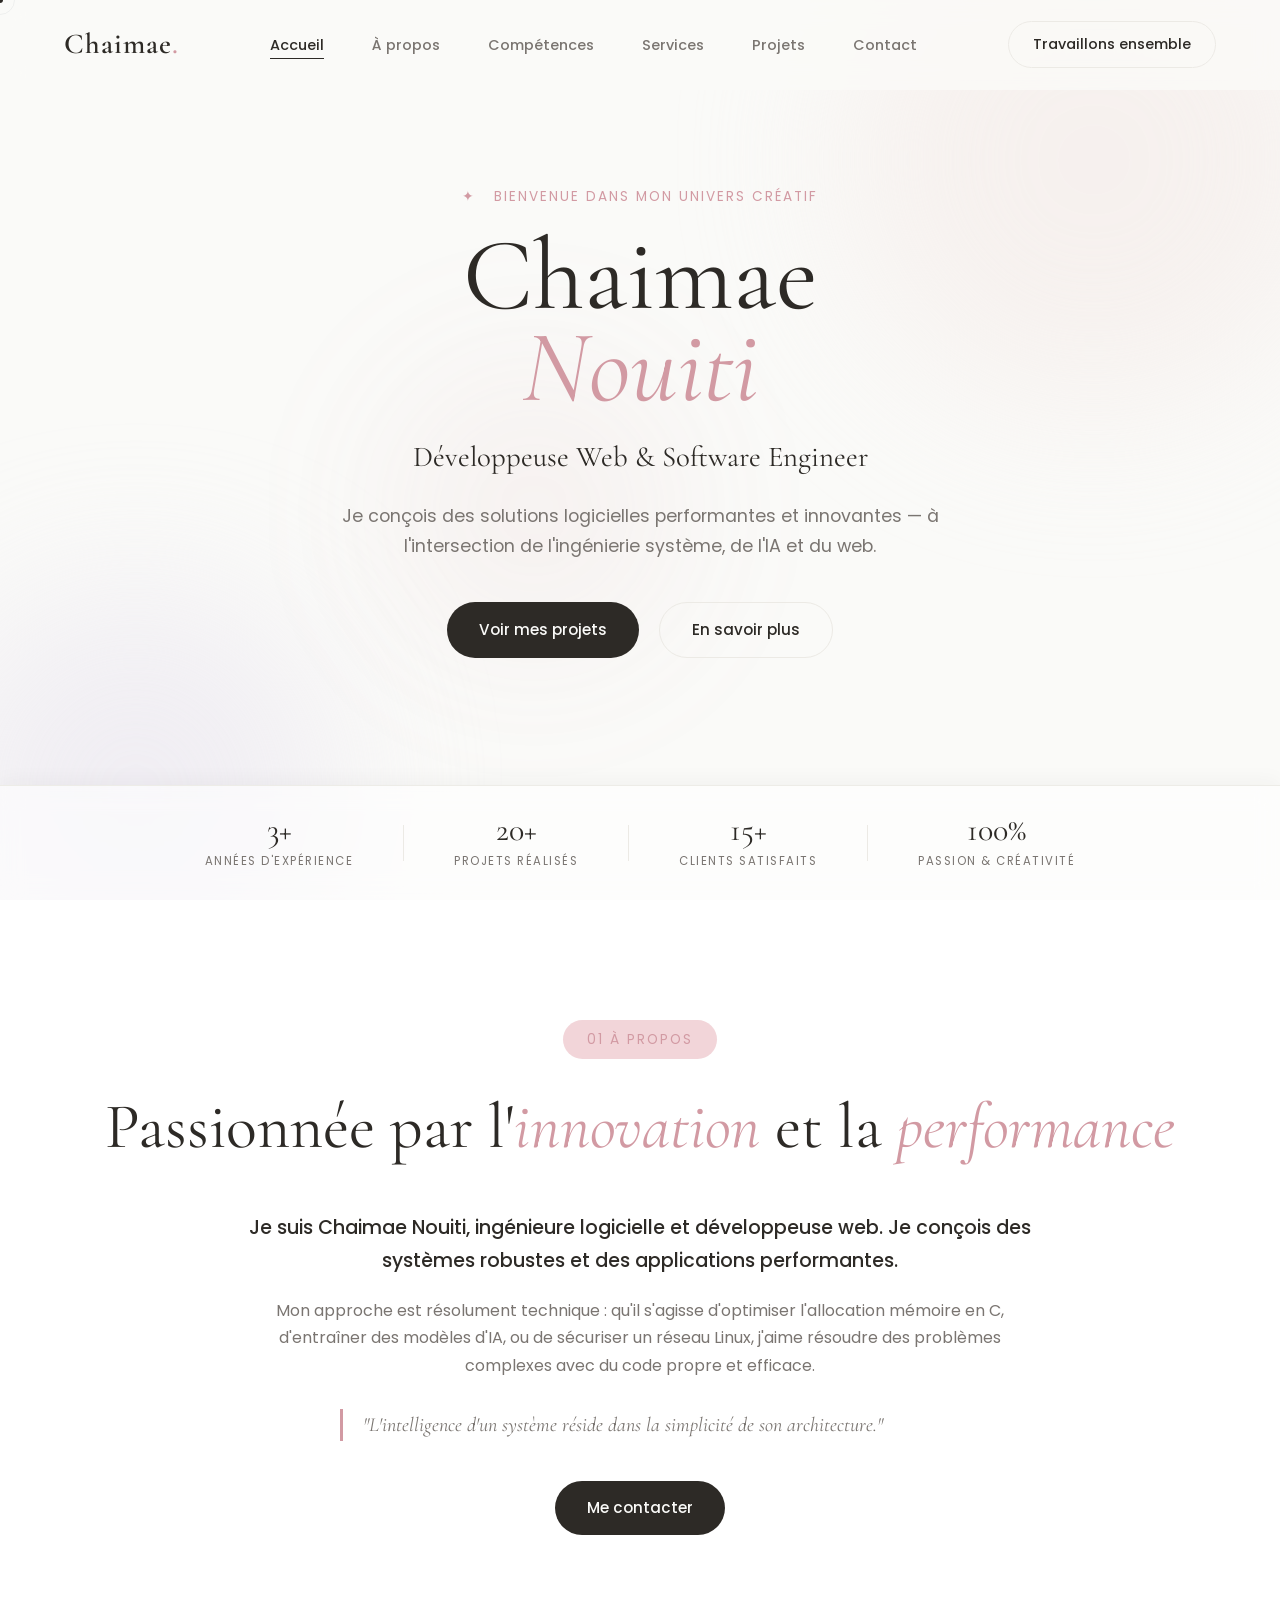
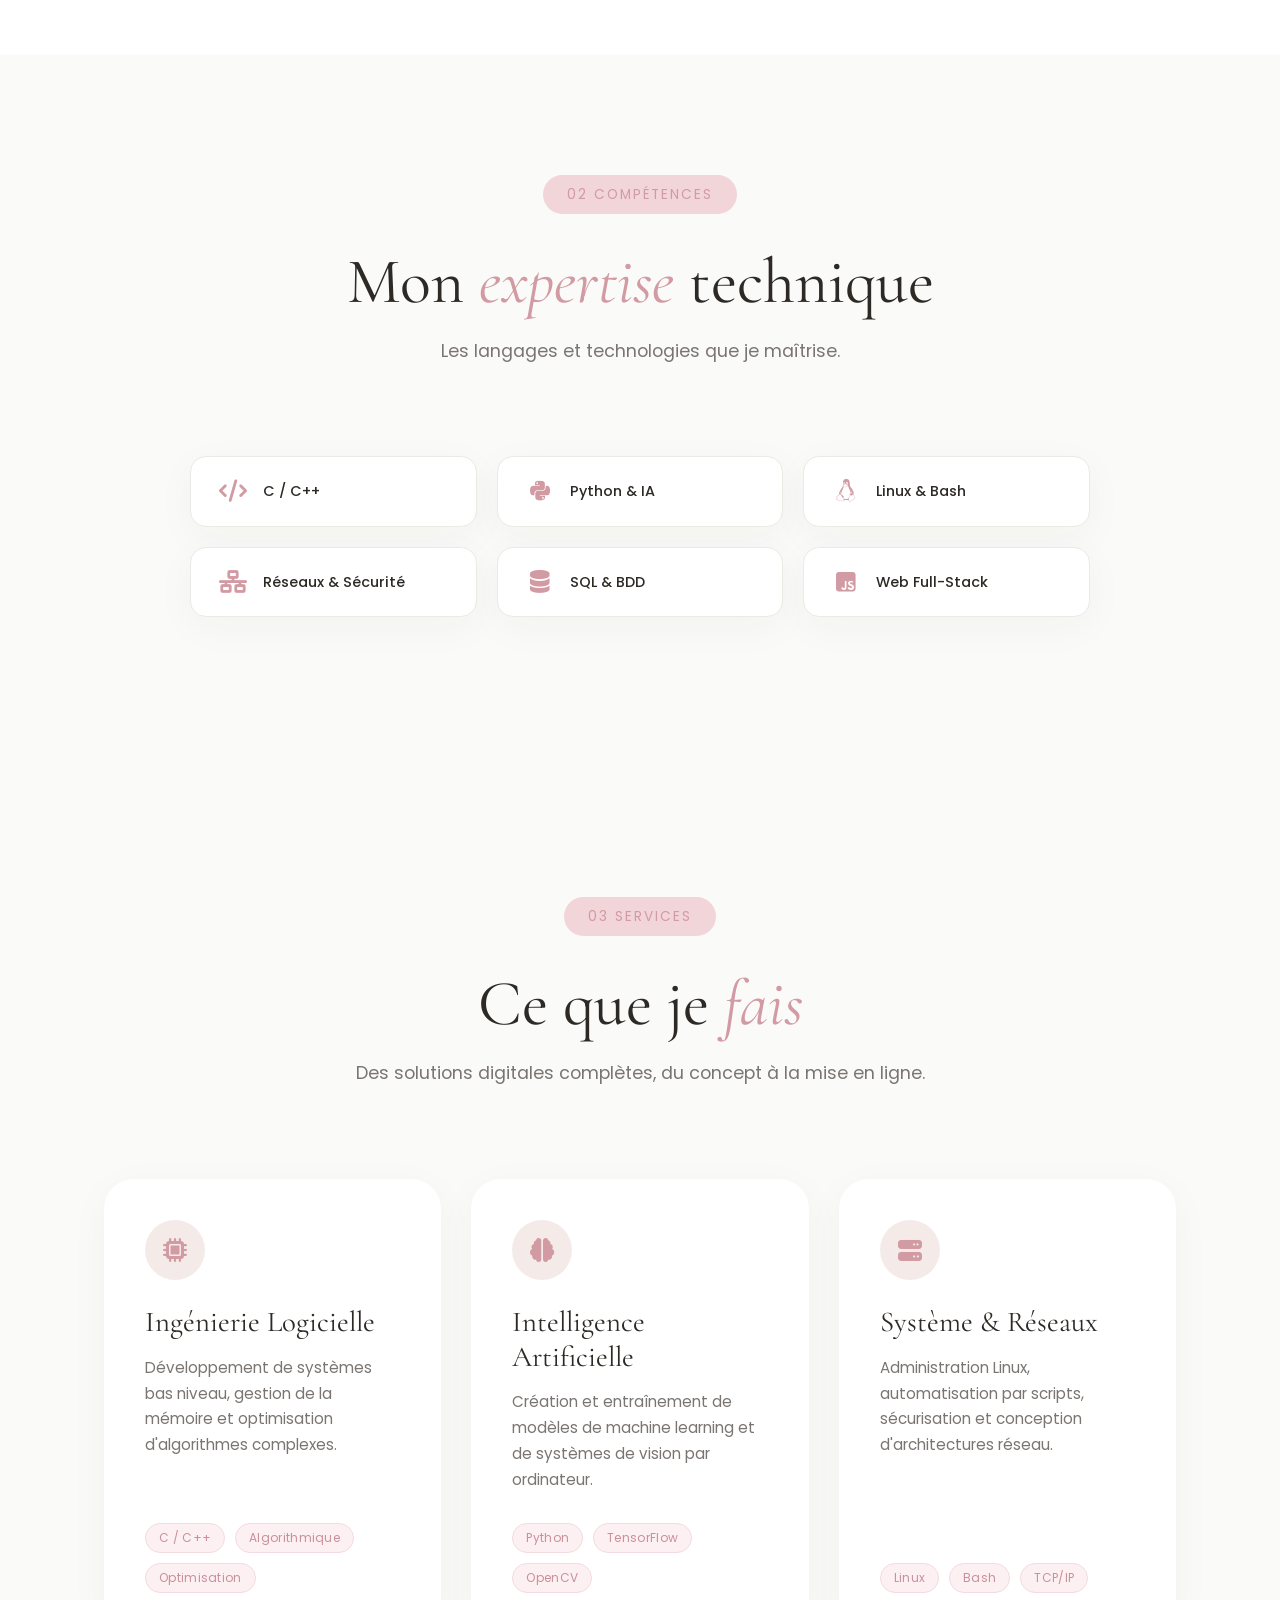
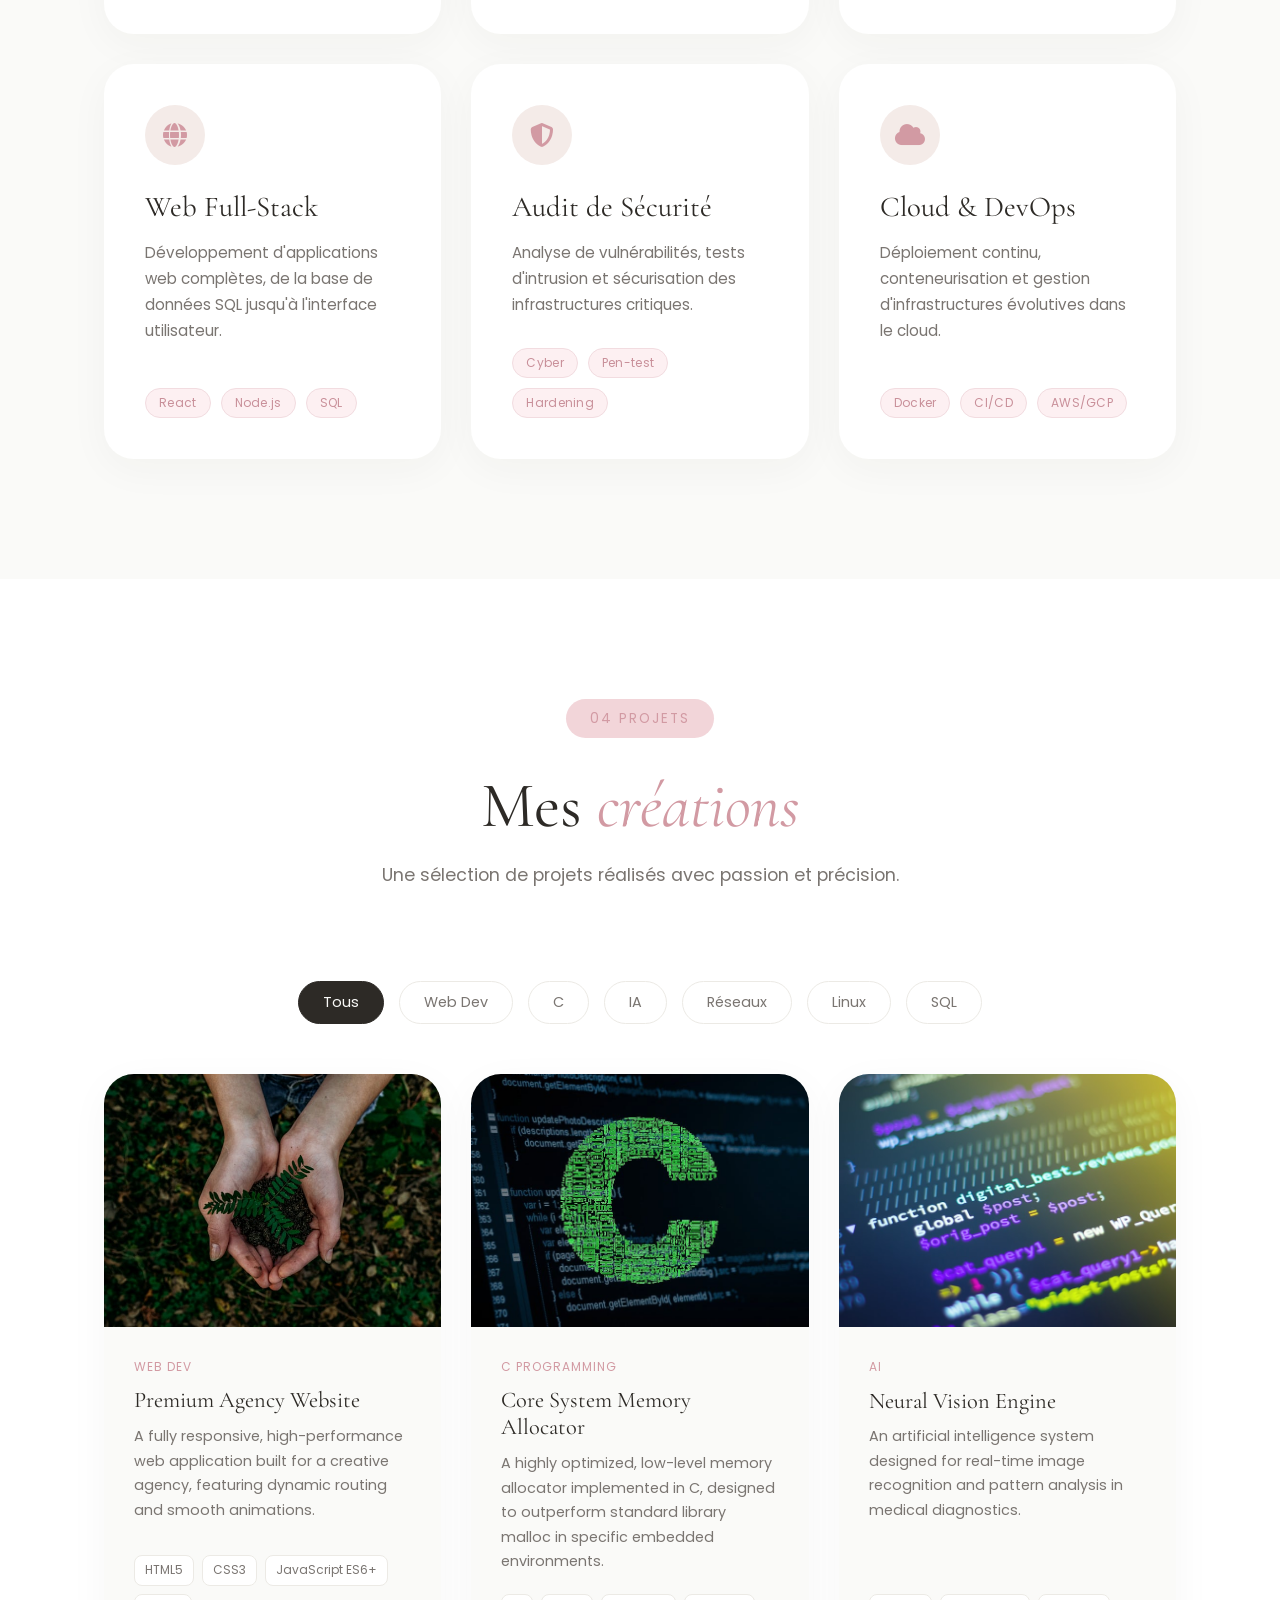
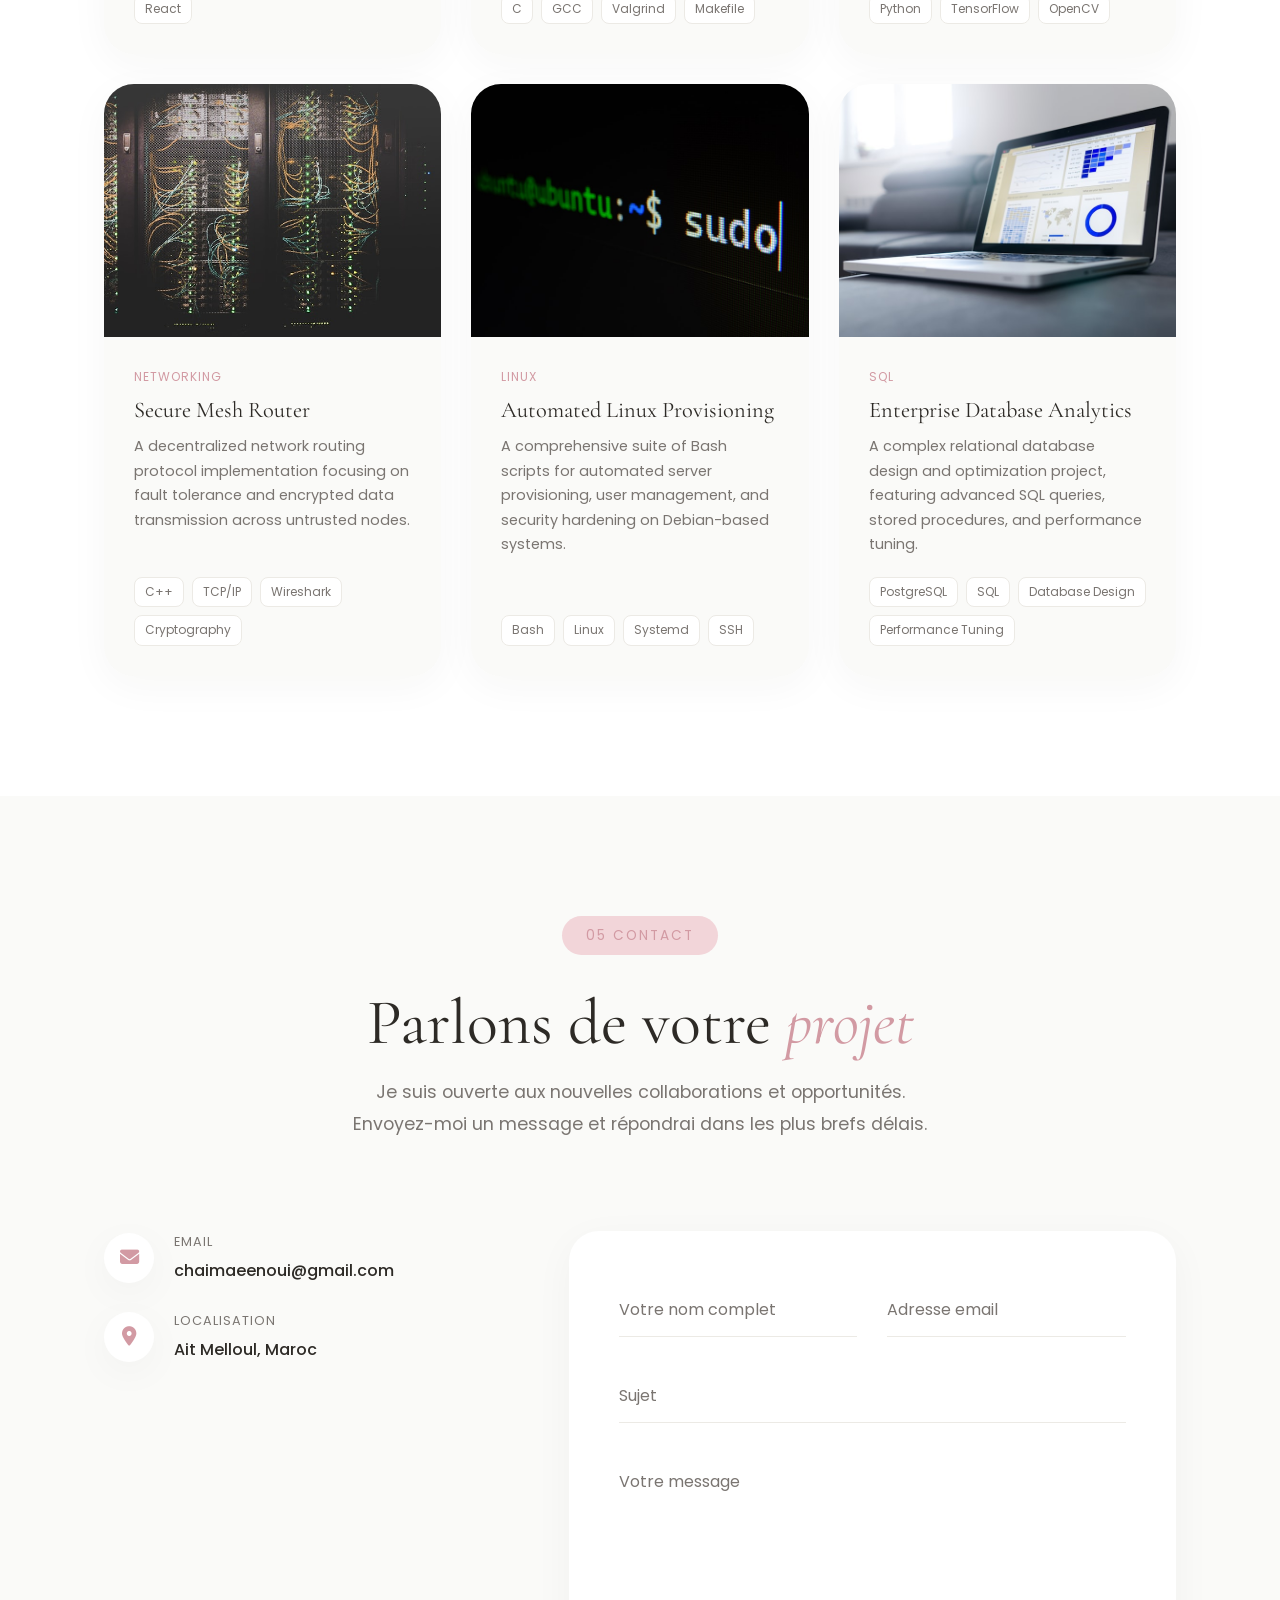
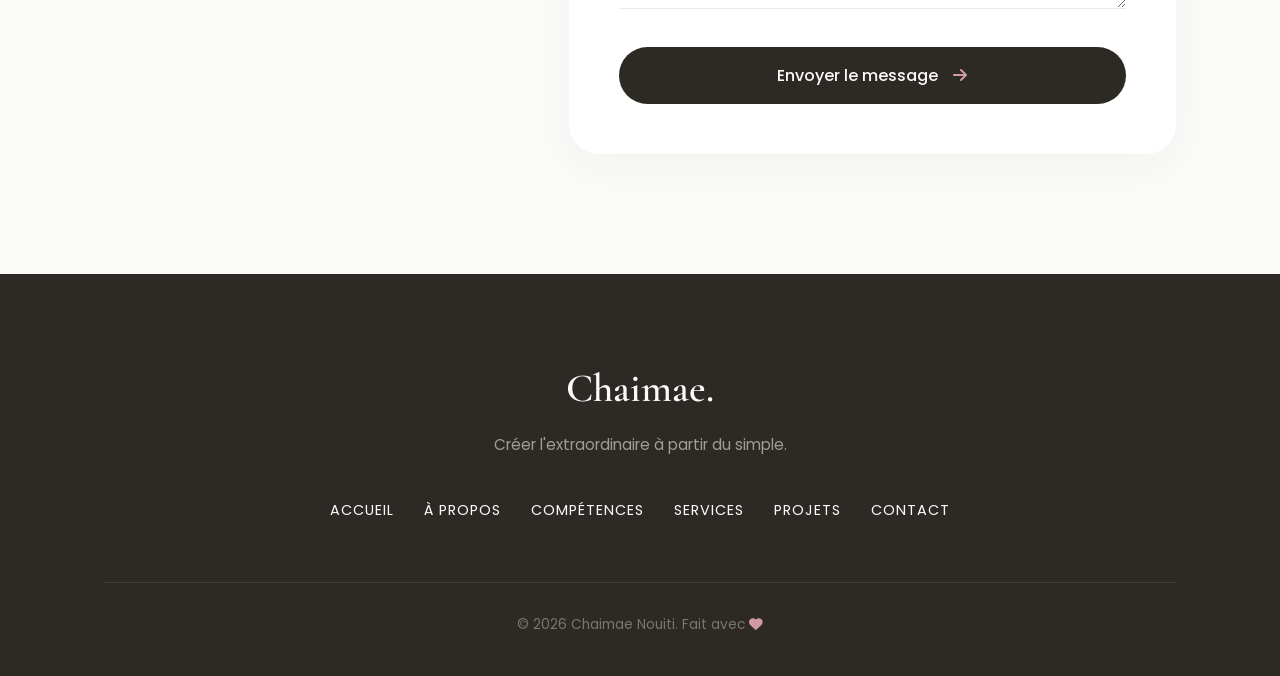
<file: index.html>
<!DOCTYPE html>
<html lang="fr">

<head>
    <meta charset="UTF-8">
    <meta name="viewport" content="width=device-width, initial-scale=1.0">
    <title>Chaimae Nouiti — Portfolio Créatif</title>
    <meta name="description"
        content="Portfolio de Chaimae Nouiti — Développeuse Web & Designer UI/UX créative basée au Maroc.">

    <!-- Fonts -->
    <link rel="preconnect" href="https://fonts.googleapis.com">
    <link rel="preconnect" href="https://fonts.gstatic.com" crossorigin>
    <link
        href="https://fonts.googleapis.com/css2?family=Cormorant+Garamond:ital,wght@0,300;0,400;0,600;1,300;1,400&family=Poppins:wght@300;400;500;600&display=swap"
        rel="stylesheet">

    <!-- Icons -->
    <link rel="stylesheet" href="https://cdnjs.cloudflare.com/ajax/libs/font-awesome/6.4.0/css/all.min.css">

    <!-- CSS -->
    <link rel="stylesheet" href="style.css">
</head>

<body>

    <!-- Curseur -->
    <div class="cursor"></div>
    <div class="cursor-follower"></div>

    <!-- Chargement -->
    <div class="page-loader" id="page-loader">
        <div class="loader-logo">Chaimae <span style="color: var(--primary);">Nouiti</span></div>
        <div class="loader-bar">
            <div class="loader-fill"></div>
        </div>
    </div>

    <!-- En-tête -->
    <header id="site-header">
        <nav id="main-nav">
            <div class="logo">
                <a href="#home">Chaimae<span>.</span></a>
            </div>
            <ul class="nav-links">
                <li><a href="#home" class="active">Accueil</a></li>
                <li><a href="#about">À propos</a></li>
                <li><a href="#skills">Compétences</a></li>
                <li><a href="#services">Services</a></li>
                <li><a href="#projects">Projets</a></li>
                <li><a href="#contact">Contact</a></li>
            </ul>
            <div class="nav-cta">
                <a href="#contact" class="btn-nav">Travaillons ensemble</a>
            </div>
            <div class="menu-toggle" id="mobile-menu" aria-label="Menu mobile">
                <span class="bar"></span>
                <span class="bar"></span>
                <span class="bar"></span>
            </div>
        </nav>
    </header>

    <main>

        <!-- Section Accueil -->
        <section id="home" class="hero">
            <!-- Decorative background blobs -->
            <div class="hero-bg">
                <div class="blob blob-1"></div>
                <div class="blob blob-2"></div>
                <div class="blob blob-3"></div>
            </div>

            <div class="hero-inner">
                <div class="hero-content">
                    <p class="hero-eyebrow fade-up">✦ &nbsp; Bienvenue dans mon univers créatif</p>
                    <h1 class="fade-up">
                        <span class="hero-name">Chaimae</span>
                        <span class="hero-name italic">Nouiti</span>
                    </h1>
                    <p class="hero-tagline fade-up">Développeuse Web &amp; Software Engineer</p>
                    <p class="hero-desc fade-up">Je conçois des solutions logicielles performantes et innovantes — à
                        l'intersection de l'ingénierie système, de l'IA et du web.</p>
                    <div class="hero-actions fade-up">
                        <a href="#projects" class="btn btn-primary">Voir mes projets</a>
                        <a href="#about" class="btn btn-ghost">En savoir plus</a>
                    </div>
                </div>


            </div>

            <div class="hero-stats fade-up">
                <div class="stat-item">
                    <span class="stat-num">3+</span>
                    <span class="stat-label">Années d'expérience</span>
                </div>
                <div class="stat-divider"></div>
                <div class="stat-item">
                    <span class="stat-num">20+</span>
                    <span class="stat-label">Projets réalisés</span>
                </div>
                <div class="stat-divider"></div>
                <div class="stat-item">
                    <span class="stat-num">15+</span>
                    <span class="stat-label">Clients satisfaits</span>
                </div>
                <div class="stat-divider"></div>
                <div class="stat-item">
                    <span class="stat-num">100%</span>
                    <span class="stat-label">Passion &amp; créativité</span>
                </div>
            </div>
        </section>

        <!-- Section À propos -->
        <section id="about" class="about">
            <div class="container">
                <div class="section-header-wrapper fade-up" style="margin-bottom: 30px;">
                    <div class="section-label">01 À propos</div>
                    <h2 class="section-heading">Passionnée par l'<em>innovation</em> et la <em>performance</em></h2>
                </div>
                <div class="about-grid">
                    <div class="about-text-col fade-up">
                        <p class="about-intro" style="margin-bottom: 20px;">Je suis Chaimae Nouiti, ingénieure logicielle et développeuse web. Je conçois des systèmes robustes et des applications performantes.</p>
                        
                        <p class="about-body" style="margin-bottom: 30px;">Mon approche est résolument technique : qu'il s'agisse d'optimiser l'allocation mémoire en C, d'entraîner des modèles d'IA, ou de sécuriser un réseau Linux, j'aime résoudre des problèmes complexes avec du code propre et efficace.</p>

                        <div class="about-quote-inline" style="margin-bottom: 40px; font-style: italic; color: var(--text-muted); text-align: center;">
                            <p>"L'intelligence d'un système réside dans la simplicité de son architecture."</p>
                        </div>

                        <a href="#contact" class="btn btn-primary" style="margin: 0 auto; display: inline-flex;">Me contacter</a>
                    </div>
                </div>
            </div>
        </section>

        <!-- Section Compétences -->
        <section id="skills" class="skills" style="background-color: var(--bg-main);">
            <div class="container">
                <div class="section-header-wrapper fade-up">
                    <div class="section-label">02 Compétences</div>
                    <h2 class="section-heading">Mon <em>expertise</em> technique</h2>
                    <p class="section-sub">Les langages et technologies que je maîtrise.</p>
                </div>

                <div class="skills-grid fade-up">
                    <div class="skill-card"><i class="fas fa-code"></i><span>C / C++</span></div>
                    <div class="skill-card"><i class="fab fa-python"></i><span>Python &amp; IA</span></div>
                    <div class="skill-card"><i class="fab fa-linux"></i><span>Linux &amp; Bash</span></div>
                    <div class="skill-card"><i class="fas fa-network-wired"></i><span>Réseaux &amp; Sécurité</span>
                    </div>
                    <div class="skill-card"><i class="fas fa-database"></i><span>SQL &amp; BDD</span></div>
                    <div class="skill-card"><i class="fab fa-js-square"></i><span>Web Full-Stack</span></div>
                </div>
            </div>
        </section>

        <!-- Section Services -->
        <section id="services" class="services">
            <div class="container">
                <div class="section-header-wrapper fade-up">
                    <div class="section-label">03 Services</div>
                    <h2 class="section-heading">Ce que je <em>fais</em></h2>
                    <p class="section-sub">Des solutions digitales complètes, du concept à la mise en ligne.</p>
                </div>

                <div class="services-grid">
                    <div class="service-card fade-up">
                        <div class="service-icon"><i class="fas fa-microchip"></i></div>
                        <h3>Ingénierie Logicielle</h3>
                        <p>Développement de systèmes bas niveau, gestion de la mémoire et optimisation d'algorithmes
                            complexes.</p>
                        <div class="service-footer">
                            <span>C / C++</span><span>Algorithmique</span><span>Optimisation</span>
                        </div>
                    </div>
                    <div class="service-card fade-up">
                        <div class="service-icon"><i class="fas fa-brain"></i></div>
                        <h3>Intelligence Artificielle</h3>
                        <p>Création et entraînement de modèles de machine learning et de systèmes de vision par
                            ordinateur.</p>
                        <div class="service-footer">
                            <span>Python</span><span>TensorFlow</span><span>OpenCV</span>
                        </div>
                    </div>
                    <div class="service-card fade-up">
                        <div class="service-icon"><i class="fas fa-server"></i></div>
                        <h3>Système &amp; Réseaux</h3>
                        <p>Administration Linux, automatisation par scripts, sécurisation et conception d'architectures
                            réseau.</p>
                        <div class="service-footer">
                            <span>Linux</span><span>Bash</span><span>TCP/IP</span>
                        </div>
                    </div>
                    <div class="service-card fade-up">
                        <div class="service-icon"><i class="fas fa-globe"></i></div>
                        <h3>Web Full-Stack</h3>
                        <p>Développement d'applications web complètes, de la base de données SQL jusqu'à l'interface
                            utilisateur.</p>
                        <div class="service-footer">
                            <span>React</span><span>Node.js</span><span>SQL</span>
                        </div>
                    </div>
                    <div class="service-card fade-up">
                        <div class="service-icon"><i class="fas fa-shield-alt"></i></div>
                        <h3>Audit de Sécurité</h3>
                        <p>Analyse de vulnérabilités, tests d'intrusion et sécurisation des infrastructures critiques.
                        </p>
                        <div class="service-footer">
                            <span>Cyber</span><span>Pen-test</span><span>Hardening</span>
                        </div>
                    </div>
                    <div class="service-card fade-up">
                        <div class="service-icon"><i class="fas fa-cloud"></i></div>
                        <h3>Cloud &amp; DevOps</h3>
                        <p>Déploiement continu, conteneurisation et gestion d'infrastructures évolutives dans le cloud.
                        </p>
                        <div class="service-footer">
                            <span>Docker</span><span>CI/CD</span><span>AWS/GCP</span>
                        </div>
                    </div>
                </div>
            </div>
        </section>

        <!-- Section Projets -->
        <section id="projects" class="projects">
            <div class="container">
                <div class="section-header-wrapper fade-up">
                    <div class="section-label">04 Projets</div>
                    <h2 class="section-heading">Mes <em>créations</em></h2>
                    <p class="section-sub">Une sélection de projets réalisés avec passion et précision.</p>
                </div>

                <div class="project-filters fade-up">
                    <button class="filter-btn active" data-filter="all">Tous</button>
                    <button class="filter-btn" data-filter="Web Dev">Web Dev</button>
                    <button class="filter-btn" data-filter="C Programming">C</button>
                    <button class="filter-btn" data-filter="AI">IA</button>
                    <button class="filter-btn" data-filter="Networking">Réseaux</button>
                    <button class="filter-btn" data-filter="Linux">Linux</button>
                    <button class="filter-btn" data-filter="SQL">SQL</button>
                </div>

                <!-- Filtres -->
                <div id="project-loader" class="loader-container">
                    <div class="spinner"></div>
                    <p>Chargement des projets…</p>
                </div>

                <!-- Erreur de chargement -->
                <div id="project-error" class="error-container hidden">
                    <i class="fas fa-exclamation-triangle"></i>
                    <p>Une erreur est survenue lors du chargement des projets.</p>
                    <button id="retry-btn" class="btn btn-primary">Réessayer</button>
                </div>

                <!-- Grille des projets -->
                <div id="project-grid" class="project-grid"></div>
            </div>
        </section>

        <!-- Section Contact -->
        <section id="contact" class="contact">
            <div class="container">
                <div class="section-header-wrapper fade-up">
                    <div class="section-label">05 Contact</div>
                    <h2 class="section-heading">Parlons de votre <em>projet</em></h2>
                    <p class="contact-intro">Je suis ouverte aux nouvelles collaborations et opportunités. Envoyez-moi
                        un message et répondrai dans les plus brefs délais.</p>
                </div>
                <div class="contact-grid">
                    <div class="contact-left fade-up">

                        <div class="contact-details">
                            <div class="detail-item">
                                <div class="detail-icon"><i class="fas fa-envelope"></i></div>
                                <div>
                                    <span class="detail-label">Email</span>
                                    <span class="detail-value">chaimaeenoui@gmail.com</span>
                                </div>
                            </div>
                            <div class="detail-item">
                                <div class="detail-icon"><i class="fas fa-location-dot"></i></div>
                                <div>
                                    <span class="detail-label">Localisation</span>
                                    <span class="detail-value">Ait Melloul, Maroc</span>
                                </div>
                            </div>
                        </div>


                    </div>

                    <div class="contact-right fade-up">
                        <form id="contact-form" class="contact-form" novalidate>
                            <div class="form-row">
                                <div class="form-group floating">
                                    <input type="text" id="name" name="name" required placeholder=" ">
                                    <label for="name">Votre nom complet</label>
                                    <span class="form-line"></span>
                                </div>
                                <div class="form-group floating">
                                    <input type="email" id="email" name="email" required placeholder=" ">
                                    <label for="email">Adresse email</label>
                                    <span class="form-line"></span>
                                </div>
                            </div>
                            <div class="form-group floating">
                                <input type="text" id="subject" name="subject" placeholder=" ">
                                <label for="subject">Sujet</label>
                                <span class="form-line"></span>
                            </div>
                            <div class="form-group floating">
                                <textarea id="message" name="message" required placeholder=" " rows="5"></textarea>
                                <label for="message">Votre message</label>
                                <span class="form-line"></span>
                            </div>
                            <button type="submit" id="submit-btn" class="btn btn-submit">
                                <span class="btn-text">Envoyer le message</span>
                                <i class="fas fa-arrow-right btn-icon"></i>
                            </button>
                            <div id="form-status" class="form-status"></div>
                        </form>
                    </div>
                </div>
            </div>
        </section>

    </main>

    <!-- Pied de page -->
    <footer>
        <div class="container footer-inner">
            <div class="footer-brand">
                <span class="footer-logo">Chaimae.</span>
                <p>Créer l'extraordinaire à partir du simple.</p>
            </div>
            <div class="footer-links">
                <a href="#home">Accueil</a>
                <a href="#about">À propos</a>
                <a href="#skills">Compétences</a>
                <a href="#services">Services</a>
                <a href="#projects">Projets</a>
                <a href="#contact">Contact</a>
            </div>
            <p class="footer-copy">&copy; 2026 Chaimae Nouiti. Fait avec <i class="fas fa-heart"></i></p>
        </div>
    </footer>

    <script src="script.js"></script>
</body>

</html>
</file>
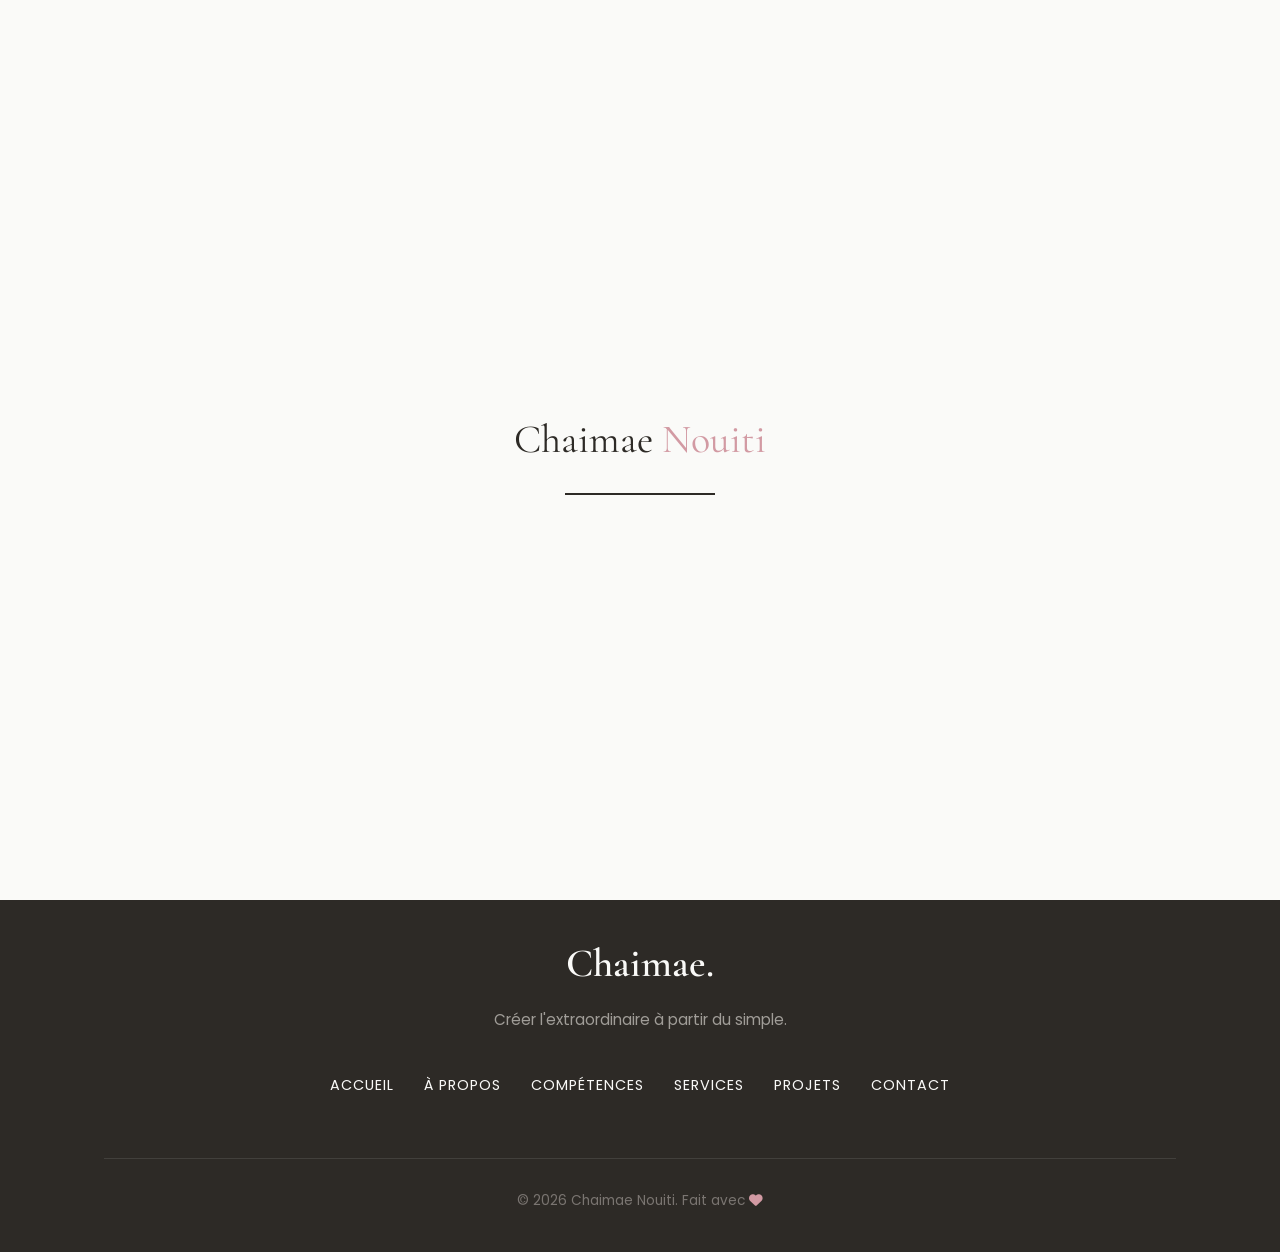
<file: project.html>
<!DOCTYPE html>
<html lang="fr">
<head>
    <meta charset="UTF-8">
    <meta name="viewport" content="width=device-width, initial-scale=1.0">
    <title>Détails du Projet — Chaimae Nouiti</title>
    <meta name="description" content="Détails du projet par Chaimae Nouiti.">

    <!-- Fonts -->
    <link rel="preconnect" href="https://fonts.googleapis.com">
    <link rel="preconnect" href="https://fonts.gstatic.com" crossorigin>
    <link href="https://fonts.googleapis.com/css2?family=Cormorant+Garamond:ital,wght@0,300;0,400;0,600;1,300;1,400&family=Poppins:wght@300;400;500;600&display=swap" rel="stylesheet">

    <!-- Icons -->
    <link rel="stylesheet" href="https://cdnjs.cloudflare.com/ajax/libs/font-awesome/6.4.0/css/all.min.css">

    <!-- CSS -->
    <link rel="stylesheet" href="style.css">
</head>
<body>

    <!-- Custom Cursor -->
    <div class="cursor"></div>
    <div class="cursor-follower"></div>

    <!-- Page Loader -->
    <div class="page-loader" id="page-loader">
        <div class="loader-logo">Chaimae <span style="color: var(--primary);">Nouiti</span></div>
        <div class="loader-bar"><div class="loader-fill"></div></div>
    </div>

    <!-- ======================== HEADER ======================== -->
    <header id="site-header">
        <nav id="main-nav">
            <div class="logo">
                <a href="index.html#home">Chaimae<span>.</span></a>
            </div>
            <ul class="nav-links">
                <li><a href="index.html#home">Accueil</a></li>
                <li><a href="index.html#about">À propos</a></li>
                <li><a href="index.html#skills">Compétences</a></li>
                <li><a href="index.html#services">Services</a></li>
                <li><a href="index.html#projects" class="active">Projets</a></li>
            </ul>
            <div class="nav-cta">
                <a href="index.html#contact" class="btn-nav">Travaillons ensemble</a>
            </div>
            <div class="menu-toggle" id="mobile-menu" aria-label="Menu mobile">
                <span class="bar"></span>
                <span class="bar"></span>
                <span class="bar"></span>
            </div>
        </nav>
    </header>

    <main>
        <section class="project-detail-section" style="padding-top: 150px; min-height: 80vh;">
            <div class="container" id="project-detail-container">
                <!-- Project details will be injected here by JS -->
                <div class="loader-container">
                    <div class="spinner"></div>
                    <p>Chargement des détails...</p>
                </div>
            </div>
        </section>
    </main>

    <!-- ======================== FOOTER ======================== -->
    <footer>
        <div class="container footer-inner">
            <div class="footer-brand">
                <span class="footer-logo">Chaimae.</span>
                <p>Créer l'extraordinaire à partir du simple.</p>
            </div>
            <div class="footer-links">
                <a href="index.html#home">Accueil</a>
                <a href="index.html#about">À propos</a>
                <a href="index.html#skills">Compétences</a>
                <a href="index.html#services">Services</a>
                <a href="index.html#projects">Projets</a>
                <a href="index.html#contact">Contact</a>
            </div>
            <p class="footer-copy">&copy; 2026 Chaimae Nouiti. Fait avec <i class="fas fa-heart"></i></p>
        </div>
    </footer>

    <script src="script.js"></script>
</body>
</html>
</file>
<file: style.css>
:root {

    --bg-main: #FAFAF8;
    --bg-surface: #FFFFFF;
    --bg-accent: #FDF5F5;
    --text-main: #2D2A26;
    --text-muted: #7A7571;

    --primary: #D29AA3;
    --primary-light: #F2D5D9;
    --accent-pink: #F4EBE8;
    --accent-lavender: #EAE6F0;

    --border-color: #ECEAE5;

    --font-heading: 'Cormorant Garamond', serif;
    --font-body: 'Poppins', sans-serif;

    --nav-height: 90px;
    --container-width: 1200px;
    --radius-sm: 8px;
    --radius-md: 16px;
    --radius-lg: 30px;
    --radius-full: 999px;

    --shadow-soft: 0 10px 40px rgba(45, 42, 38, 0.04);
    --shadow-hover: 0 20px 50px rgba(45, 42, 38, 0.08);
    --transition-fast: 0.2s ease;
    --transition-smooth: 0.4s cubic-bezier(0.25, 1, 0.5, 1);
    --transition-slow: 0.8s cubic-bezier(0.25, 1, 0.5, 1);
}

* {
    margin: 0;
    padding: 0;
    box-sizing: border-box;
}

html {
    scroll-behavior: smooth;
    scroll-padding-top: var(--nav-height);
    overflow-x: hidden;
    width: 100%;
}

body {
    background-color: var(--bg-main);
    color: var(--text-main);
    font-family: var(--font-body);
    font-size: 16px;
    line-height: 1.7;
    overflow-x: hidden;
    width: 100%;
    -webkit-font-smoothing: antialiased;
    -moz-osx-font-smoothing: grayscale;
}

h1,
h2,
h3,
h4,
h5,
h6 {
    font-family: var(--font-heading);
    font-weight: 400;
    line-height: 1.2;
    color: var(--text-main);
}

em,
i {
    font-style: italic;
    color: var(--primary);
}

a {
    text-decoration: none;
    color: inherit;
    transition: var(--transition-fast);
}

ul {
    list-style: none;
}

img {
    max-width: 100%;
    height: auto;
    display: block;
}

.container {
    max-width: var(--container-width);
    margin: 0 auto;
    padding: 0 5%;
}

section {
    padding: 120px 0;
    position: relative;
}

.section-label {
    font-family: var(--font-body);
    font-size: 0.85rem;
    text-transform: uppercase;
    letter-spacing: 2px;
    color: var(--primary);
    background-color: var(--primary-light);
    padding: 8px 24px;
    border-radius: var(--radius-full);
    margin: 0 auto 30px auto;
    display: inline-block;
}

.section-header-wrapper {
    text-align: center;
    display: flex;
    flex-direction: column;
    align-items: center;
    margin-bottom: 50px;
}

.section-heading {
    font-size: clamp(2.5rem, 5vw, 4rem);
    margin-bottom: 1rem;
    text-align: center;
}

.section-sub {
    font-family: var(--font-body);
    font-size: 1.1rem;
    color: var(--text-muted);
    max-width: 600px;
    margin: 0 auto 40px auto;
    text-align: center;
}

.btn {
    display: inline-flex;
    align-items: center;
    justify-content: center;
    padding: 14px 32px;
    font-family: var(--font-body);
    font-size: 0.95rem;
    font-weight: 500;
    border-radius: var(--radius-full);
    cursor: pointer;
    transition: var(--transition-smooth);
    border: none;
    outline: none;
    gap: 10px;
}

.btn-primary {
    background-color: var(--text-main);
    color: var(--bg-main);
}

.btn-primary:hover {
    background-color: var(--primary);
    transform: translateY(-3px);
    box-shadow: 0 10px 20px rgba(212, 163, 115, 0.2);
}

.btn-ghost {
    background-color: transparent;
    color: var(--text-main);
    border: 1px solid var(--border-color);
}

.btn-ghost:hover {
    border-color: var(--text-main);
    background-color: var(--bg-surface);
}

.btn-nav {
    display: inline-block;
    padding: 10px 24px;
    font-size: 0.9rem;
    font-weight: 500;
    border: 1px solid var(--border-color);
    border-radius: var(--radius-full);
    color: var(--text-main);
}

.btn-nav:hover {
    background-color: var(--text-main);
    color: var(--bg-main);
    border-color: var(--text-main);
}

.cursor {
    width: 30px;
    height: 30px;
    border: 1px solid rgba(45, 42, 38, 0.3);
    border-radius: 50%;
    position: fixed;
    pointer-events: none;
    z-index: 9999;
    transform: translate(-50%, -50%);
    transition: width 0.3s, height 0.3s, background-color 0.3s;
    mix-blend-mode: difference;
    display: none;
}

.cursor.hovering {
    width: 60px;
    height: 60px;
    background-color: rgba(255, 255, 255, 0.1);
}

.cursor-follower {
    width: 6px;
    height: 6px;
    background-color: var(--text-main);
    border-radius: 50%;
    position: fixed;
    pointer-events: none;
    z-index: 9999;
    transform: translate(-50%, -50%);
    transition: transform 0.1s;
    display: none;
}

@media (min-width: 1024px) {

    .cursor,
    .cursor-follower {
        display: block;
    }
}

.page-loader {
    position: fixed;
    top: 0;
    left: 0;
    width: 100%;
    height: 100%;
    background-color: var(--bg-main);
    z-index: 10000;
    display: flex;
    flex-direction: column;
    justify-content: center;
    align-items: center;
    transition: opacity 0.8s ease, visibility 0.8s ease;
}

.loader-logo {
    font-family: var(--font-heading);
    font-size: 2.5rem;
    color: var(--text-main);
    margin-bottom: 20px;
    opacity: 0;
    animation: fadeIn 1s forwards;
}

.loader-bar {
    width: 150px;
    height: 2px;
    background-color: var(--border-color);
    position: relative;
    overflow: hidden;
}

.loader-fill {
    position: absolute;
    top: 0;
    left: 0;
    height: 100%;
    width: 0%;
    background-color: var(--text-main);
    animation: loadProgress 1.5s ease-in-out forwards;
}

@keyframes fadeIn {
    to {
        opacity: 1;
    }
}

@keyframes loadProgress {
    0% {
        width: 0%;
    }

    50% {
        width: 60%;
    }

    100% {
        width: 100%;
    }
}

header {
    position: fixed;
    top: 0;
    left: 0;
    width: 100%;
    height: var(--nav-height);
    background-color: rgba(250, 250, 248, 0.8);
    backdrop-filter: blur(12px);
    -webkit-backdrop-filter: blur(12px);
    z-index: 1000;
    transition: var(--transition-smooth);
    border-bottom: 1px solid transparent;
}

header.scrolled {
    height: 70px;
    border-bottom: 1px solid var(--border-color);
    background-color: rgba(250, 250, 248, 0.95);
}

#main-nav {
    display: flex;
    justify-content: space-between;
    align-items: center;
    height: 100%;
    padding: 0 5%;
    max-width: 1400px;
    margin: 0 auto;
}

.logo a {
    font-family: var(--font-heading);
    font-size: 1.8rem;
    font-weight: 600;
    color: var(--text-main);
    letter-spacing: 1px;
}

.logo span {
    color: var(--primary);
}

.nav-links {
    display: flex;
    gap: 3rem;
}

.nav-links a {
    font-size: 0.9rem;
    font-weight: 500;
    color: var(--text-muted);
    position: relative;
}

.nav-links a::after {
    content: '';
    position: absolute;
    bottom: -4px;
    left: 0;
    width: 0%;
    height: 1px;
    background-color: var(--text-main);
    transition: var(--transition-smooth);
}

.nav-links a:hover,
.nav-links a.active {
    color: var(--text-main);
}

.nav-links a:hover::after,
.nav-links a.active::after {
    width: 100%;
}

.menu-toggle {
    display: none;
    cursor: pointer;
    z-index: 1001;
    width: 30px;
    height: 20px;
    position: relative;
}

.menu-toggle .bar {
    position: absolute;
    left: 0;
    width: 100%;
    height: 2px;
    background-color: var(--text-main);
    transition: var(--transition-smooth);
}

.menu-toggle .bar:nth-child(1) {
    top: 0;
}

.menu-toggle .bar:nth-child(2) {
    top: 50%;
    transform: translateY(-50%);
}

.menu-toggle .bar:nth-child(3) {
    bottom: 0;
}

.menu-toggle.active .bar:nth-child(1) {
    top: 50%;
    transform: translateY(-50%) rotate(45deg);
}

.menu-toggle.active .bar:nth-child(2) {
    opacity: 0;
}

.menu-toggle.active .bar:nth-child(3) {
    bottom: 50%;
    transform: translateY(50%) rotate(-45deg);
}

.hero {
    min-height: 100vh;
    display: flex;
    align-items: center;
    padding-top: calc(var(--nav-height) + 8px);
    padding-bottom: 160px;
    overflow: hidden;
}

.hero-bg {
    position: absolute;
    top: 0;
    left: 0;
    width: 100%;
    height: 100%;
    z-index: -1;
    overflow: hidden;
}

.blob {
    position: absolute;
    border-radius: 50%;
    filter: blur(80px);
    opacity: 0.6;
    animation: float 20s infinite alternate ease-in-out;
}

.blob-1 {
    top: -10%;
    right: -5%;
    width: 500px;
    height: 500px;
    background-color: var(--accent-pink);
}

.blob-2 {
    bottom: -10%;
    left: -5%;
    width: 400px;
    height: 400px;
    background-color: var(--accent-lavender);
    animation-delay: -5s;
}

.blob-3 {
    top: 40%;
    left: 30%;
    width: 300px;
    height: 300px;
    background-color: rgba(210, 154, 163, 0.15);
    animation-delay: -10s;
}

@keyframes float {
    0% {
        transform: translate(0, 0) scale(1);
    }

    100% {
        transform: translate(50px, 50px) scale(1.1);
    }
}

.hero-inner {
    max-width: var(--container-width);
    margin: 0 auto;
    padding: 0 5%;
    display: flex;
    flex-direction: column;
    align-items: center;
    text-align: center;
    width: 100%;
}

.hero-eyebrow {
    font-size: 0.85rem;
    text-transform: uppercase;
    letter-spacing: 2px;
    color: var(--primary);
    margin-top: 5px;
    margin-bottom: 20px;
}

.hero h1 {
    font-size: clamp(4rem, 8vw, 7rem);
    line-height: 0.9;
    margin-bottom: 20px;
    display: flex;
    flex-direction: column;
    align-items: center;
}

.hero-name {
    display: block;
}

.hero-name.italic {
    font-style: italic;
    color: var(--primary);
}

.hero-tagline {
    font-family: var(--font-heading);
    font-size: 1.8rem;
    color: var(--text-main);
    margin-bottom: 20px;
}

.hero-desc {
    color: var(--text-muted);
    max-width: 600px;
    margin: 0 auto 40px auto;
    font-size: 1.1rem;
}

.hero-actions {
    display: flex;
    gap: 20px;
    justify-content: center;
}

.hero-visual {
    position: relative;
    display: flex;
    justify-content: center;
}

.hero-img-frame {
    position: relative;
    width: 80%;
    max-width: 400px;
    border-radius: var(--radius-full) var(--radius-full) 0 0;
    overflow: hidden;
    padding-bottom: 120%;
    box-shadow: var(--shadow-soft);
    background: linear-gradient(135deg, var(--primary-light), var(--accent-pink));
}

.hero-img-frame img {
    position: absolute;
    top: 0;
    left: 0;
    width: 100%;
    height: 100%;
    object-fit: cover;
}

.img-badge {
    position: absolute;
    bottom: 30px;
    left: -30px;
    background-color: var(--bg-surface);
    padding: 20px;
    border-radius: 50%;
    width: 120px;
    height: 120px;
    display: flex;
    flex-direction: column;
    justify-content: center;
    align-items: center;
    box-shadow: var(--shadow-hover);
    text-align: center;
}

.badge-num {
    font-family: var(--font-heading);
    font-size: 2rem;
    line-height: 1;
    color: var(--primary);
}

.badge-txt {
    font-size: 0.7rem;
    text-transform: uppercase;
    letter-spacing: 1px;
    color: var(--text-muted);
    margin-top: 5px;
}

.hero-stats {
    position: absolute;
    bottom: 0;
    left: 0;
    right: 0;
    display: flex;
    justify-content: center;
    align-items: center;
    gap: 50px;
    padding: 28px 50px;
    background-color: rgba(255, 255, 255, 0.6);
    backdrop-filter: blur(12px);
    -webkit-backdrop-filter: blur(12px);
    border-top: 1px solid rgba(236, 234, 229, 0.9);
    box-shadow: 0 -4px 20px rgba(45, 42, 38, 0.04);
}

.stat-item {
    display: flex;
    flex-direction: column;
    align-items: center;
    text-align: center;
}

.stat-num {
    font-family: var(--font-heading);
    font-size: 2rem;
    color: var(--text-main);
    line-height: 1;
}

.stat-label {
    font-size: 0.72rem;
    color: var(--text-muted);
    text-transform: uppercase;
    letter-spacing: 1.5px;
    margin-top: 6px;
}

.stat-divider {
    width: 1px;
    height: 36px;
    background-color: var(--border-color);
}

.scroll-down {
    position: absolute;
    bottom: 40px;
    right: 5%;
    display: flex;
    flex-direction: column;
    align-items: center;
    gap: 10px;
    font-size: 0.75rem;
    text-transform: uppercase;
    letter-spacing: 2px;
    color: var(--text-muted);
}

.scroll-mouse {
    width: 24px;
    height: 36px;
    border: 1px solid var(--text-muted);
    border-radius: 12px;
    position: relative;
    display: flex;
    justify-content: center;
}

.scroll-wheel {
    width: 4px;
    height: 8px;
    background-color: var(--primary);
    border-radius: 2px;
    margin-top: 6px;
    animation: scrollWheel 2s infinite;
}

@keyframes scrollWheel {
    0% {
        transform: translateY(0);
        opacity: 1;
    }

    50% {
        transform: translateY(10px);
        opacity: 0;
    }

    100% {
        transform: translateY(0);
        opacity: 0;
    }
}

.about {
    background-color: var(--bg-surface);
}

.about-grid {
    display: flex;
    flex-direction: column;
    align-items: center;
    text-align: center;
    max-width: 800px;
    margin: 0 auto;
}

.about-img-col {
    position: relative;
}

.about-img-wrapper {
    position: relative;
    border-radius: var(--radius-lg);
    overflow: hidden;
    box-shadow: var(--shadow-soft);
    background: linear-gradient(135deg, var(--accent-lavender), var(--primary-light));
    aspect-ratio: 4/5;
    width: 100%;
}

.about-img-wrapper img {
    width: 100%;
    aspect-ratio: 4/5;
    object-fit: cover;
    filter: grayscale(20%);
    transition: var(--transition-slow);
}

.about-img-wrapper:hover img {
    filter: grayscale(0%);
    transform: scale(1.05);
}

.about-img-accent {
    position: absolute;
    top: 0;
    left: 0;
    width: 100%;
    height: 100%;
    background: linear-gradient(to top, rgba(0, 0, 0, 0.2), transparent);
    pointer-events: none;
}

.about-quote {
    position: absolute;
    bottom: -30px;
    right: -30px;
    background-color: var(--bg-main);
    padding: 30px;
    border-radius: var(--radius-md);
    box-shadow: var(--shadow-hover);
    max-width: 250px;
}

.about-quote i {
    color: var(--primary);
    font-size: 1.5rem;
    margin-bottom: 15px;
}

.about-quote p {
    font-family: var(--font-heading);
    font-size: 1.2rem;
    font-style: italic;
    color: var(--text-main);
    line-height: 1.4;
}

/* Inline quote styling */
.about-quote-inline {
    border-left: 3px solid var(--primary);
    padding-left: 20px;
    text-align: left !important;
    margin: 30px auto 40px auto;
    max-width: 600px;
}

.about-quote-inline p {
    font-family: var(--font-heading);
    font-size: 1.25rem;
    font-style: italic;
    color: var(--text-muted);
    line-height: 1.6;
}

.about-intro {
    font-size: 1.2rem;
    color: var(--text-main);
    margin-bottom: 20px;
    font-weight: 500;
}

.about-body {
    color: var(--text-muted);
    margin-bottom: 40px;
}

.skills-grid {
    display: grid;
    grid-template-columns: repeat(3, 1fr);
    gap: 20px;
    margin-bottom: 40px;
    max-width: 900px;
    margin-left: auto;
    margin-right: auto;
}

.skill-card {
    display: flex;
    flex-direction: row;
    align-items: center;
    justify-content: flex-start;
    gap: 16px;
    padding: 22px 28px;
    background-color: var(--bg-surface);
    border: 1px solid var(--border-color);
    border-radius: var(--radius-md);
    font-size: 0.9rem;
    font-weight: 500;
    color: var(--text-main);
    transition: var(--transition-smooth);
    box-shadow: var(--shadow-soft);
    text-align: left;
}

.skill-card:hover {
    border-color: var(--primary);
    transform: translateY(-4px);
    box-shadow: var(--shadow-hover);
    background-color: var(--bg-accent);
}

.skill-card i {
    font-size: 1.4rem;
    color: var(--primary);
    flex-shrink: 0;
    width: 28px;
    text-align: center;
}

.services-grid {
    display: grid;
    grid-template-columns: repeat(auto-fit, minmax(280px, 1fr));
    gap: 30px;
}

.service-card {
    background-color: var(--bg-surface);
    padding: 40px;
    border-radius: var(--radius-lg);
    box-shadow: var(--shadow-soft);
    border: 1px solid transparent;
    transition: var(--transition-smooth);
    display: flex;
    flex-direction: column;
    height: 100%;
}

.service-card:hover {
    transform: translateY(-10px);
    box-shadow: var(--shadow-hover);
    border-color: var(--border-color);
}

.service-icon {
    width: 60px;
    height: 60px;
    background-color: var(--accent-pink);
    border-radius: 50%;
    display: flex;
    justify-content: center;
    align-items: center;
    margin-bottom: 25px;
    color: var(--primary);
    font-size: 1.5rem;
    transition: var(--transition-smooth);
}

.service-card:hover .service-icon {
    background-color: var(--primary);
    color: var(--bg-surface);
}

.service-card h3 {
    font-size: 1.8rem;
    margin-bottom: 15px;
}

.service-card p {
    color: var(--text-muted);
    font-size: 0.95rem;
    margin-bottom: 30px;
    flex-grow: 1;
}

.service-footer {
    display: flex;
    flex-wrap: wrap;
    gap: 10px;
}

.service-footer span {
    font-size: 0.75rem;
    padding: 4px 13px;
    background-color: #fdf0f2;
    border-radius: var(--radius-full);
    color: #c9909a;
    font-weight: 400;
    border: 1px solid #f2dce0;
    letter-spacing: 0.3px;
}

.projects {
    background-color: var(--bg-surface);
}

.project-filters {
    display: flex;
    justify-content: center;
    gap: 15px;
    margin-bottom: 50px;
    flex-wrap: wrap;
}

.filter-btn {
    background-color: transparent;
    border: 1px solid var(--border-color);
    padding: 10px 24px;
    border-radius: var(--radius-full);
    color: var(--text-muted);
    font-family: var(--font-body);
    font-size: 0.9rem;
    cursor: pointer;
    transition: var(--transition-smooth);
}

.filter-btn:hover,
.filter-btn.active {
    background-color: var(--text-main);
    color: var(--bg-main);
    border-color: var(--text-main);
}

.project-grid {
    display: grid;
    grid-template-columns: repeat(auto-fill, minmax(320px, 1fr));
    gap: 30px;
}

.project-card {
    position: relative;
    border-radius: var(--radius-lg);
    overflow: hidden;
    background-color: var(--bg-main);
    box-shadow: var(--shadow-soft);
    transition: var(--transition-smooth);
    group: hover;
    cursor: pointer;
    display: flex;
    flex-direction: column;
}

.project-card:hover {
    transform: translateY(-10px);
    box-shadow: var(--shadow-hover);
}

.project-img {
    position: relative;
    width: 100%;
    aspect-ratio: 4/3;
    overflow: hidden;
}

.project-img img {
    width: 100%;
    height: 100%;
    object-fit: cover;
    transition: var(--transition-slow);
}

.project-card:hover .project-img img {
    transform: scale(1.05);
}

.project-overlay {
    position: absolute;
    inset: 0;
    background: rgba(45, 42, 38, 0.4);
    display: flex;
    justify-content: center;
    align-items: center;
    opacity: 0;
    transition: var(--transition-smooth);
}

.project-card:hover .project-overlay {
    opacity: 1;
}

.project-links {
    display: flex;
    gap: 15px;
}

.project-links a {
    width: 50px;
    height: 50px;
    background-color: var(--bg-surface);
    border-radius: 50%;
    display: flex;
    justify-content: center;
    align-items: center;
    color: var(--text-main);
    font-size: 1.2rem;
    transform: translateY(20px);
    opacity: 0;
    transition: var(--transition-smooth);
}

.project-card:hover .project-links a {
    transform: translateY(0);
    opacity: 1;
}

.project-links a:hover {
    background-color: var(--primary);
    color: var(--bg-surface);
}

.project-links a:nth-child(2) {
    transition-delay: 0.1s;
}

.project-info {
    padding: 30px;
    flex-grow: 1;
    display: flex;
    flex-direction: column;
}

.project-cat {
    font-size: 0.75rem;
    text-transform: uppercase;
    letter-spacing: 1px;
    color: var(--primary);
    margin-bottom: 10px;
}

.project-info h3 {
    font-size: 1.4rem;
    margin-bottom: 10px;
    color: var(--text-main);
}

.project-desc {
    color: var(--text-muted);
    font-size: 0.9rem;
    margin-bottom: 20px;
    flex-grow: 1;
}

.project-tech {
    display: flex;
    flex-wrap: wrap;
    gap: 8px;
}

.project-tech span {
    font-size: 0.75rem;
    padding: 4px 10px;
    background-color: var(--bg-surface);
    border: 1px solid var(--border-color);
    border-radius: var(--radius-sm);
    color: var(--text-muted);
}

.loader-container,
.error-container {
    text-align: center;
    padding: 50px 0;
    width: 100%;
}

.hidden {
    display: none !important;
}

.spinner {
    width: 40px;
    height: 40px;
    border: 3px solid var(--border-color);
    border-top-color: var(--primary);
    border-radius: 50%;
    animation: spin 1s linear infinite;
    margin: 0 auto 20px;
}

@keyframes spin {
    100% {
        transform: rotate(360deg);
    }
}

.error-container i {
    font-size: 2rem;
    color: #e74c3c;
    margin-bottom: 15px;
}

.contact-grid {
    display: grid;
    grid-template-columns: 1fr 1.5fr;
    gap: 60px;
}

.contact-intro {
    font-size: 1.1rem;
    color: var(--text-muted);
    margin: 0 auto 40px auto;
    line-height: 1.8;
    text-align: center;
    max-width: 600px;
}

.contact-details {
    margin-bottom: 40px;
}

.detail-item {
    display: flex;
    align-items: center;
    gap: 20px;
    margin-bottom: 25px;
}

.detail-icon {
    width: 50px;
    height: 50px;
    background-color: var(--bg-surface);
    border-radius: 50%;
    display: flex;
    justify-content: center;
    align-items: center;
    color: var(--primary);
    font-size: 1.2rem;
    box-shadow: var(--shadow-soft);
}

.detail-label {
    display: block;
    font-size: 0.8rem;
    text-transform: uppercase;
    letter-spacing: 1px;
    color: var(--text-muted);
    margin-bottom: 5px;
}

.detail-value {
    font-weight: 500;
    color: var(--text-main);
}

.social-links {
    display: flex;
    gap: 15px;
}

.social-links a {
    width: 45px;
    height: 45px;
    border: 1px solid var(--border-color);
    border-radius: 50%;
    display: flex;
    justify-content: center;
    align-items: center;
    color: var(--text-main);
    transition: var(--transition-smooth);
}

.social-links a:hover {
    background-color: var(--text-main);
    color: var(--bg-main);
    border-color: var(--text-main);
    transform: translateY(-3px);
}

.contact-form {
    background-color: var(--bg-surface);
    padding: 50px;
    border-radius: var(--radius-lg);
    box-shadow: var(--shadow-soft);
}

.form-row {
    display: grid;
    grid-template-columns: 1fr 1fr;
    gap: 30px;
}

.form-group {
    position: relative;
    margin-bottom: 30px;
}

.form-group input,
.form-group textarea {
    width: 100%;
    padding: 15px 0;
    background: transparent;
    border: none;
    border-bottom: 1px solid var(--border-color);
    font-family: var(--font-body);
    font-size: 1rem;
    color: var(--text-main);
    outline: none;
    transition: var(--transition-fast);
}

.form-group textarea {
    resize: vertical;
    min-height: 100px;
}

.form-group label {
    position: absolute;
    top: 15px;
    left: 0;
    font-size: 1rem;
    color: var(--text-muted);
    pointer-events: none;
    transition: var(--transition-smooth);
}

.form-line {
    position: absolute;
    bottom: 0;
    left: 0;
    width: 0;
    height: 2px;
    background-color: var(--primary);
    transition: var(--transition-smooth);
}

.form-group input:focus~.form-line,
.form-group textarea:focus~.form-line,
.form-group input:not(:placeholder-shown)~.form-line,
.form-group textarea:not(:placeholder-shown)~.form-line {
    width: 100%;
}

.form-group input:focus~label,
.form-group textarea:focus~label,
.form-group input:not(:placeholder-shown)~label,
.form-group textarea:not(:placeholder-shown)~label {
    top: -12px;
    font-size: 0.75rem;
    color: var(--primary);
    text-transform: uppercase;
    letter-spacing: 1px;
}

.btn-submit {
    width: 100%;
    padding: 16px;
    background-color: var(--text-main);
    color: var(--bg-main);
    border: none;
    border-radius: var(--radius-full);
    font-family: var(--font-body);
    font-size: 1rem;
    font-weight: 500;
    cursor: pointer;
    display: flex;
    justify-content: center;
    align-items: center;
    gap: 15px;
    transition: var(--transition-smooth);
}

.btn-submit:hover {
    background-color: var(--primary);
    transform: translateY(-2px);
    box-shadow: 0 10px 20px rgba(212, 163, 115, 0.2);
}

.btn-icon {
    transition: transform 0.3s ease;
}

.btn-submit:hover .btn-icon {
    transform: translateX(5px);
}

.form-status {
    margin-top: 20px;
    padding: 15px;
    border-radius: var(--radius-sm);
    font-size: 0.9rem;
    text-align: center;
    display: none;
}

.form-status.success {
    display: block;
    background-color: #f0fdf4;
    color: #166534;
    border: 1px solid #bbf7d0;
}

.form-status.error {
    display: block;
    background-color: #fef2f2;
    color: #991b1b;
    border: 1px solid #fecaca;
}

footer {
    background-color: var(--text-main);
    color: var(--bg-main);
    padding: 80px 0 40px;
}

.footer-inner {
    display: flex;
    flex-direction: column;
    align-items: center;
    text-align: center;
}

.footer-brand {
    margin-bottom: 40px;
}

.footer-logo {
    font-family: var(--font-heading);
    font-size: 2.5rem;
    font-weight: 600;
    display: block;
    margin-bottom: 10px;
}

.footer-brand p {
    color: #a09d98;
    font-size: 0.95rem;
}

.footer-links {
    display: flex;
    gap: 30px;
    margin-bottom: 60px;
}

.footer-links a {
    color: var(--bg-main);
    font-size: 0.9rem;
    text-transform: uppercase;
    letter-spacing: 1px;
}

.footer-links a:hover {
    color: var(--primary);
}

.footer-copy {
    color: #7a7571;
    font-size: 0.85rem;
    border-top: 1px solid rgba(255, 255, 255, 0.1);
    padding-top: 30px;
    width: 100%;
}

.footer-copy i {
    color: var(--primary);
}

.fade-up {
    opacity: 0;
    transform: translateY(30px);
    transition: opacity 0.8s ease-out, transform 0.8s ease-out;
}

.fade-up.revealed {
    opacity: 1;
    transform: translateY(0);
}

/* ==============================
   TABLET (≤ 1024px)
   ============================== */
@media (max-width: 1024px) {

    /* Hero */
    .hero {
        flex-direction: column;
        justify-content: center;
    }

    .hero-inner {
        text-align: center;
        align-items: center;
        gap: 40px;
    }

    .hero-content {
        display: flex;
        flex-direction: column;
        align-items: center;
        text-align: center;
    }

    .hero-name.italic {
        padding-left: 0;
    }

    .hero-eyebrow {
        text-align: center;
    }

    .hero-desc {
        text-align: center;
        margin-left: auto;
        margin-right: auto;
    }

    .hero-actions {
        justify-content: center;
    }

    .hero-stats {
        position: static;
        border-radius: var(--radius-lg);
        border: 1px solid rgba(236, 234, 229, 0.9);
        border-top: 1px solid rgba(236, 234, 229, 0.9);
        width: fit-content;
        margin: 50px auto 0 auto;
        gap: 30px;
        padding: 22px 35px;
    }

    .scroll-down {
        display: none;
    }

    /* About */
    .about-grid {
        flex-direction: column;
        align-items: center;
        text-align: center;
    }

    .about-text-col {
        display: flex;
        flex-direction: column;
        align-items: center;
        text-align: center;
    }

    .about-img-col {
        max-width: 500px;
        margin: 0 auto;
    }

    /* Contact */
    .contact-grid {
        grid-template-columns: 1fr;
        gap: 40px;
    }

    .contact-left {
        display: flex;
        flex-direction: column;
        align-items: center;
        text-align: center;
    }

    .contact-details {
        display: flex;
        flex-direction: column;
        align-items: center;
        text-align: center;
        width: 100%;
    }

    .detail-item {
        flex-direction: column;
        align-items: center;
        gap: 10px;
        text-align: center;
    }

    .social-links {
        justify-content: center;
    }

    /* Skills */
    .skills-grid {
        grid-template-columns: repeat(3, 1fr);
        justify-items: center;
    }

    /* Services */
    .service-card {
        align-items: center;
        text-align: center;
    }

    .service-icon {
        margin-left: auto;
        margin-right: auto;
    }

    .service-footer {
        justify-content: center;
    }

    /* Projects */
    .project-info {
        align-items: center;
        text-align: center;
    }

    .project-tech {
        justify-content: center;
    }

    .project-filters {
        justify-content: center;
    }
}

/* ==============================
   MOBILE (≤ 768px)
   ============================== */
@media (max-width: 768px) {
    :root {
        --nav-height: 70px;
    }

    section {
        padding: 60px 0;
    }

    .container {
        padding: 0 6%;
    }

    /* Section headers */
    .section-heading {
        font-size: 2.2rem;
        text-align: center;
    }

    .section-header-wrapper {
        align-items: center;
        text-align: center;
    }

    /* Navigation */
    .nav-links,
    .nav-cta {
        display: none;
    }

    .menu-toggle {
        display: block;
    }

    .nav-links.active {
        display: flex;
        flex-direction: column;
        position: absolute;
        top: var(--nav-height);
        left: 0;
        width: 100%;
        background-color: var(--bg-surface);
        padding: 30px 5%;
        box-shadow: var(--shadow-soft);
        border-top: 1px solid var(--border-color);
        align-items: center;
        gap: 5px;
    }

    .nav-links.active a {
        font-size: 1.1rem;
        display: block;
        padding: 12px 0;
        width: 100%;
        text-align: center;
    }

    .nav-links.active li {
        width: 100%;
    }

    /* Hero */
    .hero-inner {
        text-align: center;
        align-items: center;
    }

    .hero h1 {
        font-size: clamp(2.5rem, 10vw, 4rem);
        margin-bottom: 15px;
        text-align: center;
    }

    .hero-tagline {
        font-size: 1.3rem;
        text-align: center;
    }

    .hero-desc {
        font-size: 1rem;
        text-align: center;
    }

    .hero-actions {
        flex-direction: column;
        align-items: center;
        width: 100%;
        gap: 12px;
        padding: 0 20px;
    }

    .hero-actions .btn {
        width: 100%;
        justify-content: center;
    }

    /* Stats */
    .hero-stats {
        display: flex;
        flex-direction: row;
        flex-wrap: wrap;
        justify-content: center;
        align-items: center;
        gap: 25px 30px;
        width: 100%;
        margin-top: 40px;
        padding: 0 20px;
    }

    .stat-item {
        align-items: center;
        text-align: center;
        min-width: 80px;
    }

    .stat-divider {
        display: none;
    }

    /* About */
    .about-grid {
        flex-direction: column;
        align-items: center;
        text-align: center;
    }

    .about-text-col {
        display: flex;
        flex-direction: column;
        align-items: center;
        text-align: center;
        width: 100%;
    }

    .about-intro,
    .about-body {
        text-align: center;
    }

    .about-quote-inline {
        text-align: center;
    }

    .about-quote-inline p {
        font-size: 1rem;
    }

    /* Skills */
    .skills-grid {
        grid-template-columns: repeat(2, 1fr);
        gap: 15px;
        justify-items: center;
        max-width: 100%;
    }

    .skill-card {
        width: 100%;
        flex-direction: column;
        align-items: center;
        justify-content: center;
        text-align: center;
        gap: 10px;
        padding: 18px 10px;
    }

    .skill-card i {
        width: auto;
    }

    /* Services */
    .services-grid {
        grid-template-columns: 1fr;
        gap: 20px;
    }

    .service-card {
        padding: 25px;
        align-items: center;
        text-align: center;
    }

    .service-icon {
        margin-left: auto;
        margin-right: auto;
    }

    .service-footer {
        justify-content: center;
    }

    /* Projects */
    .project-filters {
        justify-content: center;
        gap: 10px;
    }

    .filter-btn {
        padding: 8px 18px;
        font-size: 0.85rem;
    }

    .project-grid {
        grid-template-columns: 1fr;
        gap: 25px;
    }

    .project-info {
        display: flex;
        flex-direction: column;
        align-items: center;
        text-align: center;
    }

    .project-tech {
        justify-content: center;
    }

    .project-cat {
        text-align: center;
    }

    /* Contact */
    .contact-grid {
        grid-template-columns: 1fr;
        gap: 40px;
    }

    .contact-left {
        display: flex;
        flex-direction: column;
        align-items: center;
        text-align: center;
    }

    .contact-details {
        display: flex;
        flex-direction: column;
        align-items: center;
        text-align: center;
        width: 100%;
    }

    .detail-item {
        flex-direction: column;
        align-items: center;
        gap: 10px;
        text-align: center;
    }

    .detail-label,
    .detail-value {
        text-align: center;
        display: block;
    }

    .social-links {
        justify-content: center;
    }

    .contact-form {
        padding: 30px 20px;
    }

    .form-row {
        grid-template-columns: 1fr;
        gap: 0;
    }

    /* Footer */
    .footer-inner {
        align-items: center;
        text-align: center;
    }

    .footer-links {
        flex-direction: column;
        align-items: center;
        gap: 15px;
    }

    .footer-copy {
        text-align: center;
    }
}

/* ==============================
   EXTRA SMALL (≤ 480px)
   ============================== */
@media (max-width: 480px) {
    section {
        padding: 50px 0;
    }

    .container {
        padding: 0 5%;
    }

    /* Hero */
    .hero {
        padding-bottom: 30px;
    }

    .hero-eyebrow {
        font-size: 0.75rem;
        text-align: center;
    }

    .hero h1 {
        font-size: clamp(2.2rem, 9vw, 3rem);
        text-align: center;
    }

    .hero-tagline {
        font-size: 1.15rem;
        text-align: center;
    }

    .hero-desc {
        font-size: 0.95rem;
        text-align: center;
    }

    .hero-stats {
        gap: 15px 20px;
        justify-content: center;
    }

    .stat-item {
        align-items: center;
        text-align: center;
    }

    .stat-num {
        font-size: 1.3rem;
    }

    .stat-label {
        font-size: 0.65rem;
        text-align: center;
    }

    /* Section headers */
    .section-heading {
        font-size: 1.9rem;
        text-align: center;
    }

    .section-label {
        font-size: 0.75rem;
        padding: 6px 16px;
    }

    /* Skills */
    .skills-grid {
        grid-template-columns: repeat(2, 1fr);
        gap: 12px;
        justify-items: center;
    }

    .skill-card {
        padding: 15px 8px;
        font-size: 0.78rem;
        align-items: center;
        text-align: center;
    }

    .skill-card i {
        font-size: 1.2rem;
    }

    /* Services */
    .service-card {
        align-items: center;
        text-align: center;
    }

    .service-icon {
        margin: 0 auto 20px auto;
    }

    /* Projects */
    .project-filters {
        gap: 8px;
        justify-content: center;
    }

    .filter-btn {
        padding: 8px 16px;
        font-size: 0.8rem;
    }

    .project-info {
        align-items: center;
        text-align: center;
    }

    .project-tech {
        justify-content: center;
    }

    /* Contact */
    .contact-left,
    .contact-details,
    .detail-item {
        align-items: center;
        text-align: center;
    }

    .detail-label,
    .detail-value {
        text-align: center;
    }

    .social-links {
        justify-content: center;
    }

    /* Footer */
    .footer-logo {
        font-size: 2rem;
    }

    .footer-inner {
        align-items: center;
        text-align: center;
    }

    .footer-links {
        align-items: center;
    }
}


/* ==============================
   PROJECT DETAIL PAGE (CLEAN SPLIT)
   ============================== */

.project-detail-section {
    padding-top: 140px;
    padding-bottom: 120px;
}

.pd-container {
    max-width: 1200px;
    margin: 0 auto;
    padding: 0 5%;
}

.pd-breadcrumb {
    margin-bottom: 40px;
    font-size: 0.8rem;
    text-transform: uppercase;
    letter-spacing: 1.5px;
}

.pd-back-link {
    color: var(--text-muted);
    text-decoration: none;
    transition: var(--transition-smooth);
}

.pd-back-link:hover {
    color: var(--primary);
}

.pd-split-hero {
    display: grid;
    grid-template-columns: 1.1fr 0.9fr;
    gap: 60px;
    align-items: center;
    margin-bottom: 80px;
}

.pd-info-col {
    animation: fadeIn 1s ease-out;
}

.pd-category {
    color: var(--primary);
    font-size: 0.85rem;
    font-weight: 600;
    text-transform: uppercase;
    letter-spacing: 3px;
    margin-bottom: 15px;
    display: block;
}

.pd-title {
    font-size: clamp(2.5rem, 5vw, 4rem);
    line-height: 1.1;
    margin-bottom: 30px;
    font-family: var(--font-heading);
}

.pd-brief {
    font-size: 1.15rem;
    line-height: 1.8;
    color: var(--text-muted);
    margin-bottom: 40px;
}

.pd-image-col {
    position: relative;
    animation: fadeInRight 1s ease-out;
}

.pd-image-wrapper {
    border-radius: var(--radius-lg);
    overflow: hidden;
    box-shadow: 0 30px 60px rgba(0, 0, 0, 0.1);
    background-color: var(--bg-surface);
}

.pd-image-wrapper img {
    width: 100%;
    height: auto;
    display: block;
    max-height: 500px;
    object-fit: cover;
}

.pd-details-grid {
    display: grid;
    grid-template-columns: 2fr 1fr;
    gap: 80px;
    border-top: 1px solid var(--border-color);
    padding-top: 60px;
}

.pd-section-label {
    font-size: 0.75rem;
    text-transform: uppercase;
    letter-spacing: 2px;
    color: var(--text-muted);
    margin-bottom: 20px;
    display: block;
    font-weight: 600;
}

.pd-full-description {
    font-size: 1.1rem;
    line-height: 2;
    color: var(--text-main);
}

.pd-sidebar-group {
    display: flex;
    flex-direction: column;
    gap: 40px;
}

.pd-meta-item {
    display: flex;
    flex-direction: column;
    gap: 10px;
}

.pd-meta-label {
    font-size: 0.75rem;
    text-transform: uppercase;
    letter-spacing: 1px;
    color: var(--text-muted);
}

.pd-meta-value {
    font-size: 0.95rem;
    color: var(--text-main);
    font-weight: 500;
}

.pd-tech-tags {
    display: flex;
    flex-wrap: wrap;
    gap: 8px;
}

.pd-tech-tag {
    font-size: 0.75rem;
    padding: 5px 12px;
    background-color: #fdf0f2;
    color: #c9909a;
    border-radius: 4px;
    border: 1px solid #f2dce0;
}

.pd-actions {
    display: flex;
    gap: 20px;
    margin-top: 40px;
}

@keyframes fadeInRight {
    from {
        opacity: 0;
        transform: translateX(30px);
    }

    to {
        opacity: 1;
        transform: translateX(0);
    }
}

@media (max-width: 1024px) {
    .pd-split-hero {
        grid-template-columns: 1fr;
        gap: 40px;
        text-align: center;
    }

    .pd-details-grid {
        grid-template-columns: 1fr;
        gap: 50px;
    }

    .pd-image-wrapper {
        max-width: 700px;
        margin: 0 auto;
    }
}

@media (max-width: 768px) {
    .pd-actions {
        flex-direction: column;
    }

    .pd-actions .btn {
        width: 100%;
        justify-content: center;
    }
}

/* ======================== UTILITIES & ERROR STATES ======================== */

.loader-container {
    display: flex;
    flex-direction: column;
    align-items: center;
    justify-content: center;
    padding: 100px 0;
    width: 100%;
}

.spinner {
    width: 40px;
    height: 40px;
    border: 3px solid var(--primary-light);
    border-top: 3px solid var(--primary);
    border-radius: 50%;
    animation: spin 1s cubic-bezier(0.5, 0, 0.5, 1) infinite;
    margin-bottom: 20px;
}

@keyframes spin {
    0% { transform: rotate(0deg); }
    100% { transform: rotate(360deg); }
}

.error-state {
    display: flex;
    flex-direction: column;
    align-items: center;
    justify-content: center;
    text-align: center;
    padding: 80px 40px;
    background: var(--bg-surface);
    border-radius: var(--radius-lg);
    box-shadow: var(--shadow-soft);
    max-width: 600px;
    margin: 40px auto;
    border: 1px solid var(--border-color);
    animation: fadeIn 0.8s ease forwards;
}

.error-icon {
    font-size: 3.5rem;
    color: var(--primary);
    margin-bottom: 30px;
    background: var(--bg-accent);
    width: 100px;
    height: 100px;
    display: flex;
    align-items: center;
    justify-content: center;
    border-radius: 50%;
}

.error-state h2 {
    font-size: 2.2rem;
    margin-bottom: 15px;
    color: var(--text-main);
    font-family: var(--font-heading);
}

.error-state p {
    color: var(--text-muted);
    font-size: 1.1rem;
    max-width: 420px;
    margin: 0 auto 40px auto;
    line-height: 1.6;
}

.error-actions {
    display: flex;
    gap: 20px;
}

@media (max-width: 480px) {
    .error-state {
        padding: 60px 20px;
        margin: 20px;
    }
    
    .error-state h2 {
        font-size: 1.8rem;
    }
    
    .error-actions {
        flex-direction: column;
        width: 100%;
    }
    
    .error-actions .btn {
        width: 100%;
    }
}
</file>
